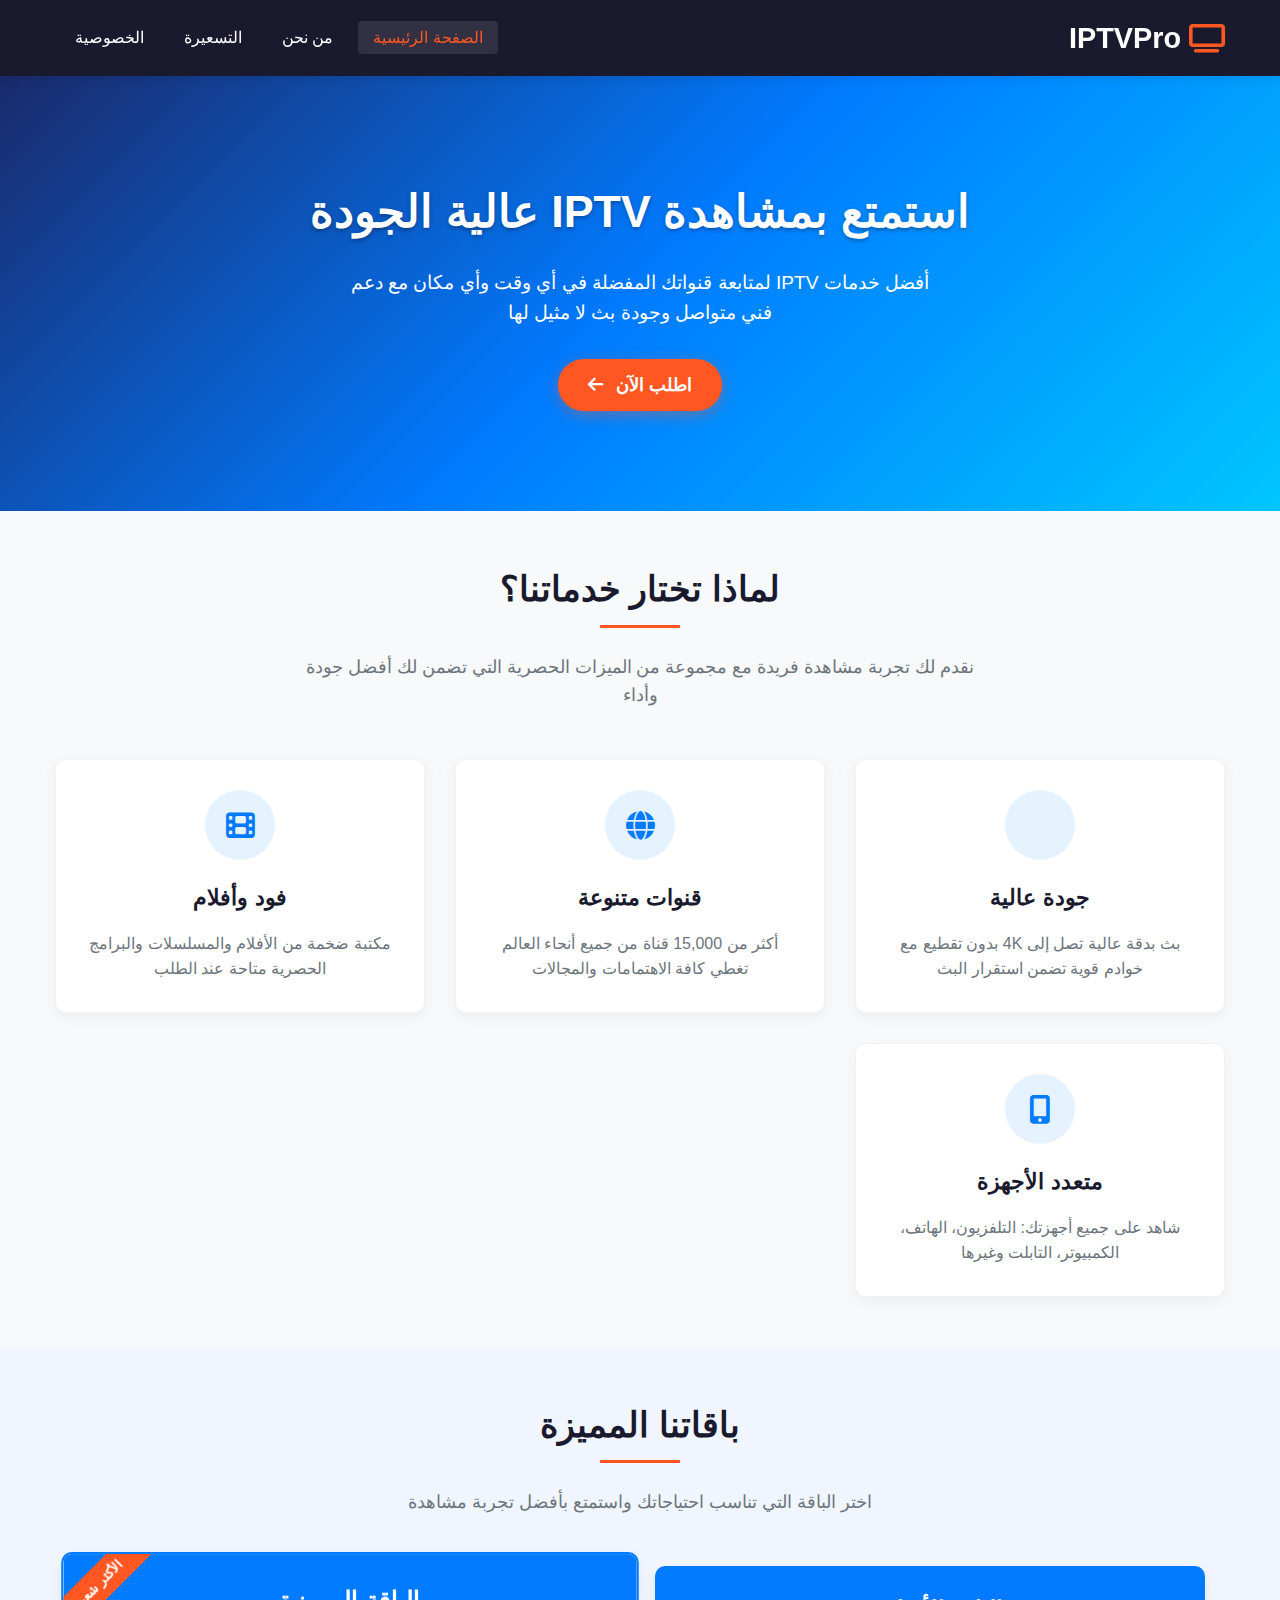
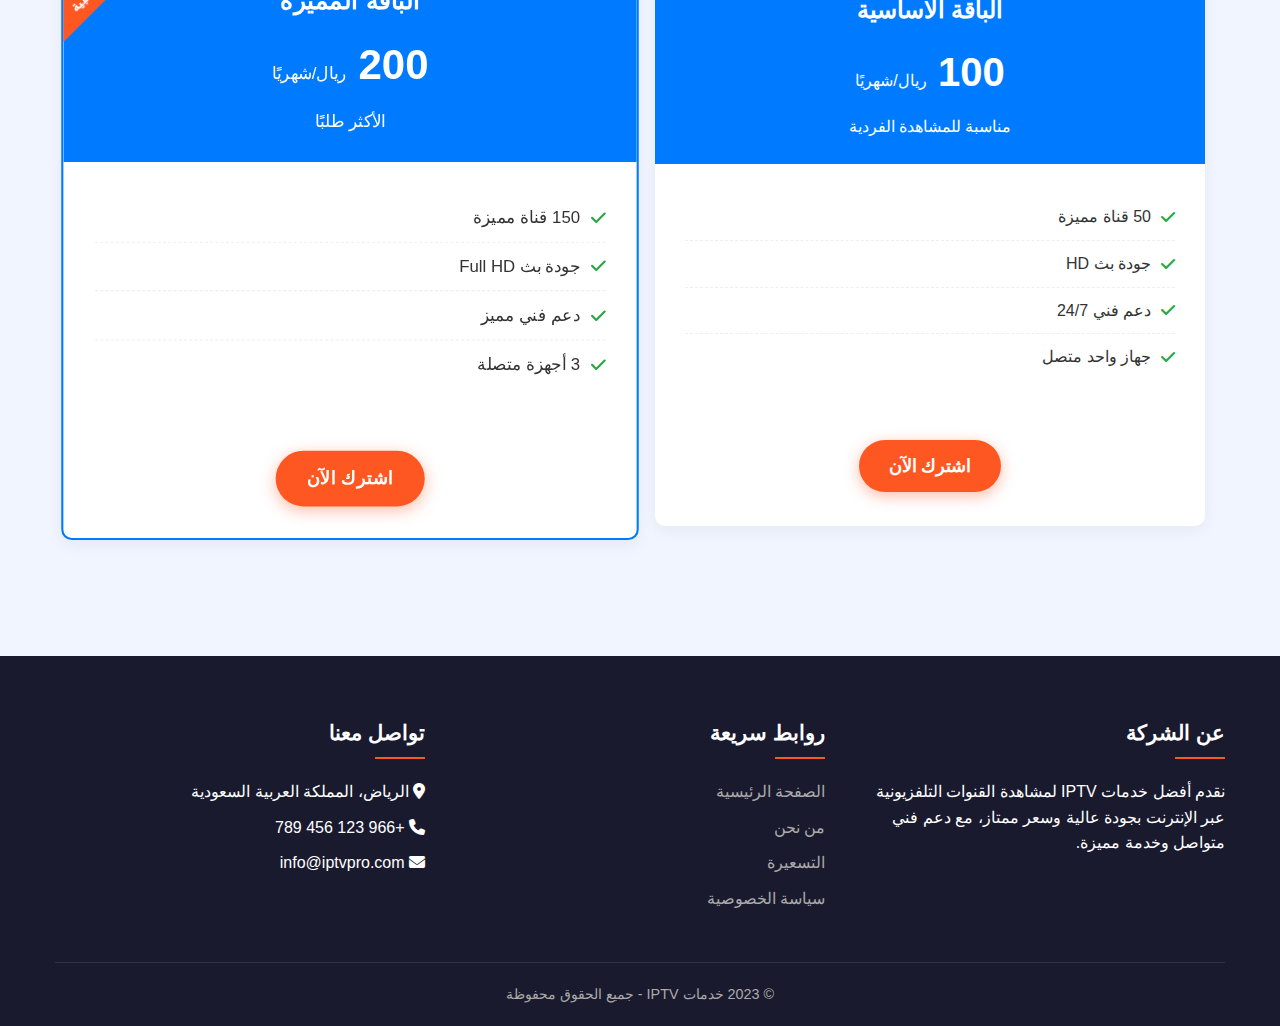
<file: index.html>
<!DOCTYPE html>
<html lang="ar" dir="rtl">
<head>
    <meta charset="UTF-8">
    <meta name="viewport" content="width=device-width, initial-scale=1.0">
    <meta name="description" content="أفضل خدمات IPTV لمشاهدة القنوات التلفزيونية عبر الإنترنت بجودة عالية وسعر ممتاز">
    <title>خدمات IPTV - الصفحة الرئيسية</title>
    <link rel="stylesheet" href="https://cdnjs.cloudflare.com/ajax/libs/font-awesome/6.4.0/css/all.min.css">
    <link rel="stylesheet" href="style.css">
</head>
<body>
    <!-- الشريط العلوي -->
    <header>
        <div class="container">
            <nav>
                <div class="logo">
                    <i class="fas fa-tv"></i>
                    IPTVPro
                </div>
                <ul class="nav-links">
                    <li><a href="index.html" class="active">الصفحة الرئيسية</a></li>
                    <li><a href="about.html">من نحن</a></li>
                    <li><a href="pricing.html">التسعيرة</a></li>
                    <li><a href="privacy.html">الخصوصية</a></li>
                </ul>
                <div class="mobile-menu">
                    <i class="fas fa-bars"></i>
                </div>
            </nav>
        </div>
    </header>

    <!-- القسم الرئيسي (البطل) -->
    <section class="hero">
        <div class="container">
            <div class="hero-content">
                <h1>استمتع بمشاهدة IPTV عالية الجودة</h1>
                <p>أفضل خدمات IPTV لمتابعة قنواتك المفضلة في أي وقت وأي مكان مع دعم فني متواصل وجودة بث لا مثيل لها</p>
                <a href="pricing.html" class="cta-btn">اطلب الآن <i class="fas fa-arrow-left"></i></a>
            </div>
        </div>
    </section>

    <!-- قسم الميزات -->
    <section class="features">
        <div class="container">
            <div class="section-title">
                <h2>لماذا تختار خدماتنا؟</h2>
                <p>نقدم لك تجربة مشاهدة فريدة مع مجموعة من الميزات الحصرية التي تضمن لك أفضل جودة وأداء</p>
            </div>
            
            <div class="features-grid">
                <div class="feature-card">
                    <div class="feature-icon">
                        <i class="fas fa-hd"></i>
                    </div>
                    <h3>جودة عالية</h3>
                    <p>بث بدقة عالية تصل إلى 4K بدون تقطيع مع خوادم قوية تضمن استقرار البث</p>
                </div>
                
                <div class="feature-card">
                    <div class="feature-icon">
                        <i class="fas fa-globe"></i>
                    </div>
                    <h3>قنوات متنوعة</h3>
                    <p>أكثر من 15,000 قناة من جميع أنحاء العالم تغطي كافة الاهتمامات والمجالات</p>
                </div>
                
                <div class="feature-card">
                    <div class="feature-icon">
                        <i class="fas fa-film"></i>
                    </div>
                    <h3>فود وأفلام</h3>
                    <p>مكتبة ضخمة من الأفلام والمسلسلات والبرامج الحصرية متاحة عند الطلب</p>
                </div>
                
                <div class="feature-card">
                    <div class="feature-icon">
                        <i class="fas fa-mobile-alt"></i>
                    </div>
                    <h3>متعدد الأجهزة</h3>
                    <p>شاهد على جميع أجهزتك: التلفزيون، الهاتف، الكمبيوتر، التابلت وغيرها</p>
                </div>
            </div>
        </div>
    </section>

    <!-- قسم التسعيرة -->
    <section class="pricing">
        <div class="container">
            <div class="section-title">
                <h2>باقاتنا المميزة</h2>
                <p>اختر الباقة التي تناسب احتياجاتك واستمتع بأفضل تجربة مشاهدة</p>
            </div>
            
            <div class="pricing-grid">
                <div class="pricing-plan">
                    <div class="plan-header">
                        <h3>الباقة الأساسية</h3>
                        <div class="plan-price">100 <span>ريال/شهريًا</span></div>
                        <p>مناسبة للمشاهدة الفردية</p>
                    </div>
                    <div class="plan-body">
                        <ul class="plan-features">
                            <li><i class="fas fa-check"></i> 50 قناة مميزة</li>
                            <li><i class="fas fa-check"></i> جودة بث HD</li>
                            <li><i class="fas fa-check"></i> دعم فني 24/7</li>
                            <li><i class="fas fa-check"></i> جهاز واحد متصل</li>
                        </ul>
                    </div>
                    <div class="plan-footer">
                        <a href="pricing.html" class="cta-btn">اشترك الآن</a>
                    </div>
                </div>
                
                <div class="pricing-plan highlight">
                    <div class="plan-header">
                        <h3>الباقة المميزة</h3>
                        <div class="plan-price">200 <span>ريال/شهريًا</span></div>
                        <p>الأكثر طلبًا</p>
                    </div>
                    <div class="plan-body">
                        <ul class="plan-features">
                            <li><i class="fas fa-check"></i> 150 قناة مميزة</li>
                            <li><i class="fas fa-check"></i> جودة بث Full HD</li>
                            <li><i class="fas fa-check"></i> دعم فني مميز</li>
                            <li><i class="fas fa-check"></i> 3 أجهزة متصلة</li>
                        </ul>
                    </div>
                    <div class="plan-footer">
                        <a href="pricing.html" class="cta-btn">اشترك الآن</a>
                    </div>
                </div>
            </div>
        </div>
    </section>

    <!-- التذييل -->
    <footer>
        <div class="container">
            <div class="footer-content">
                <div class="footer-column">
                    <h3>عن الشركة</h3>
                    <p>نقدم أفضل خدمات IPTV لمشاهدة القنوات التلفزيونية عبر الإنترنت بجودة عالية وسعر ممتاز، مع دعم فني متواصل وخدمة مميزة.</p>
                </div>
                
                <div class="footer-column">
                    <h3>روابط سريعة</h3>
                    <ul class="footer-links">
                        <li><a href="index.html">الصفحة الرئيسية</a></li>
                        <li><a href="about.html">من نحن</a></li>
                        <li><a href="pricing.html">التسعيرة</a></li>
                        <li><a href="privacy.html">سياسة الخصوصية</a></li>
                    </ul>
                </div>
                
                <div class="footer-column">
                    <h3>تواصل معنا</h3>
                    <ul class="footer-links">
                        <li><i class="fas fa-map-marker-alt"></i> الرياض، المملكة العربية السعودية</li>
                        <li><i class="fas fa-phone"></i> +966 123 456 789</li>
                        <li><i class="fas fa-envelope"></i> info@iptvpro.com</li>
                    </ul>
                </div>
            </div>
            
            <div class="footer-bottom">
                <p>&copy; 2023 خدمات IPTV - جميع الحقوق محفوظة</p>
            </div>
        </div>
    </footer>

    <script src="script.js"></script>
</body>
</html>
</file>
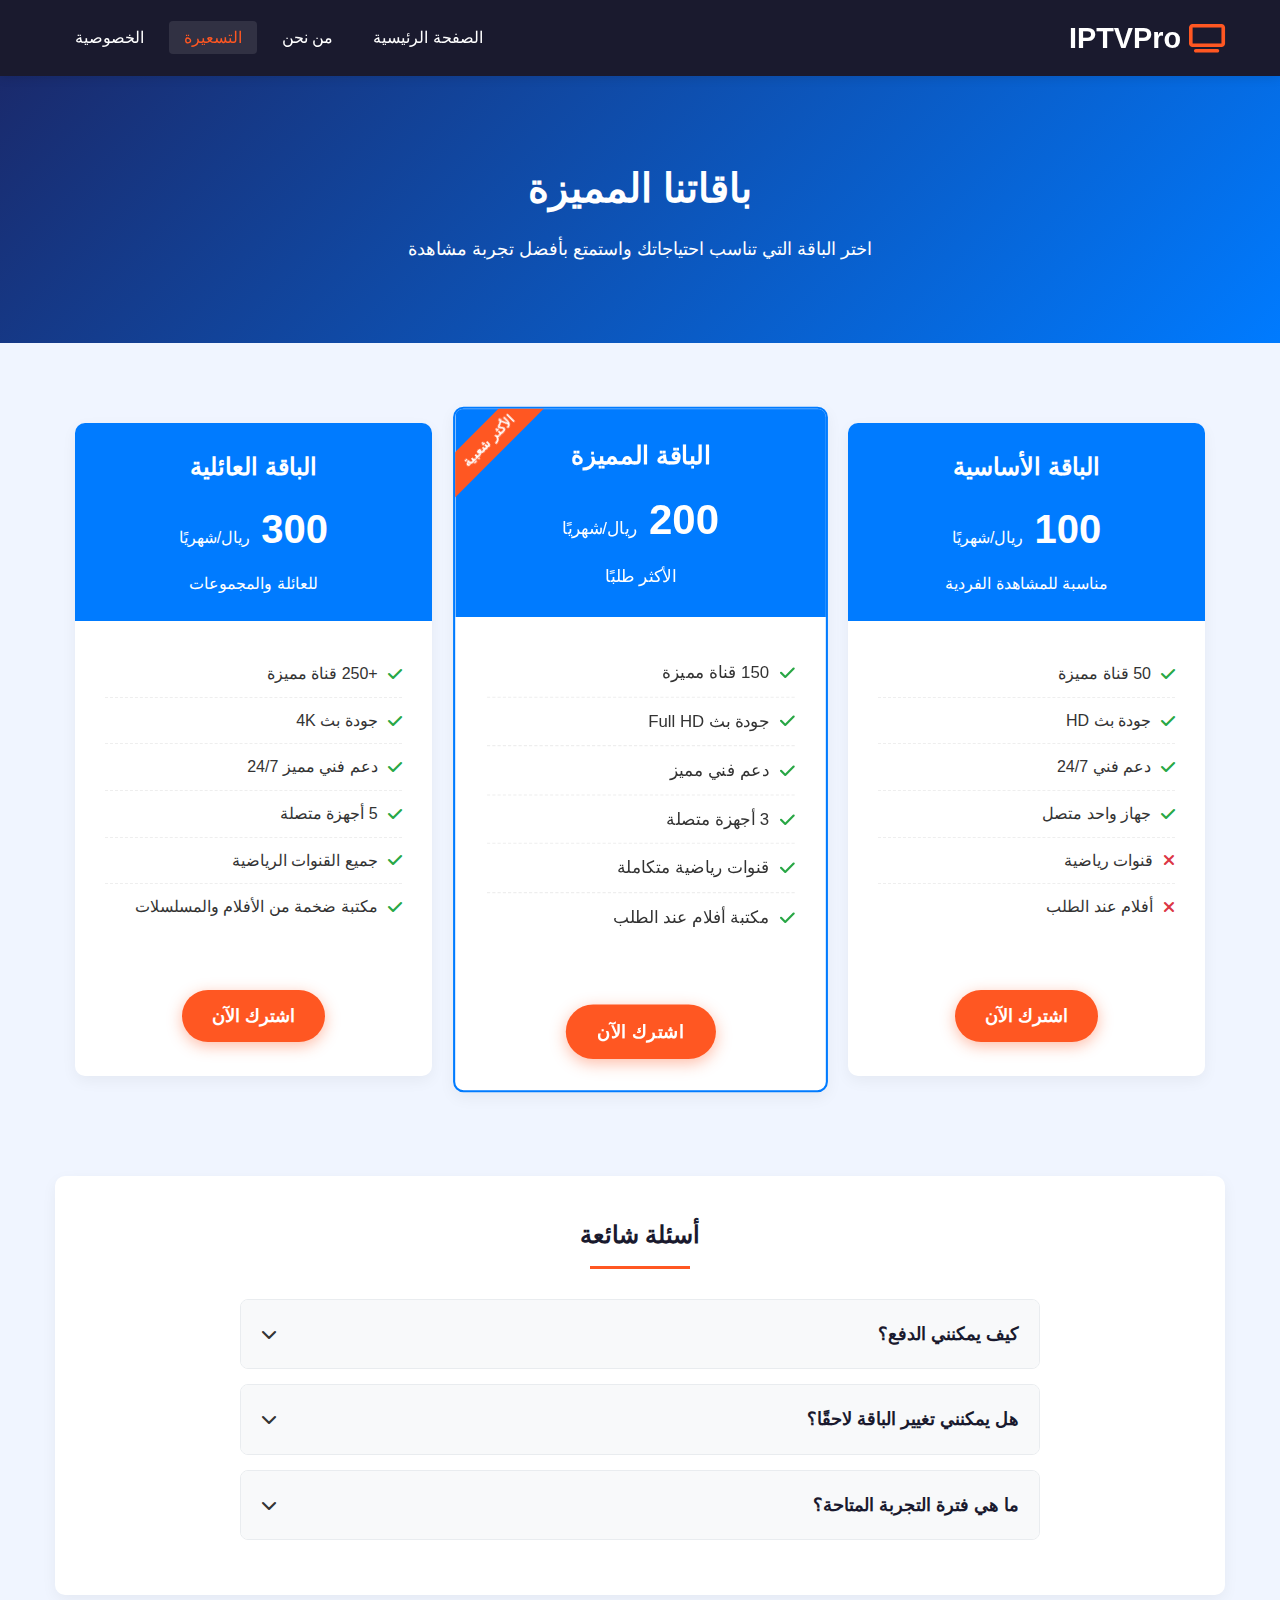
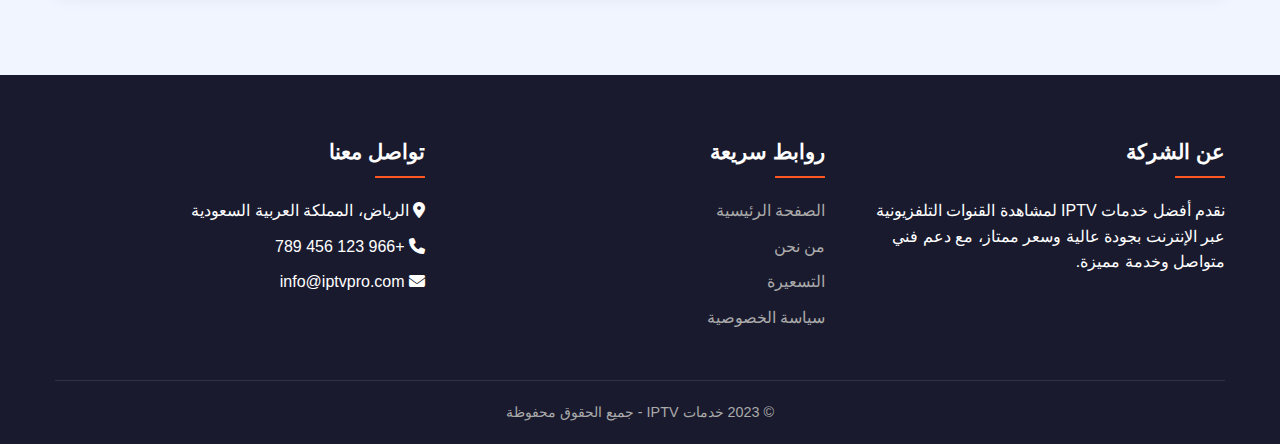
<file: pricing.html>
<!DOCTYPE html>
<html lang="ar" dir="rtl">
<head>
    <meta charset="UTF-8">
    <meta name="viewport" content="width=device-width, initial-scale=1.0">
    <meta name="description" content="استعرض باقات IPTV المميزة واختر ما يناسبك من خدماتنا">
    <title>التسعيرة - IPTVPro</title>
    <link rel="stylesheet" href="https://cdnjs.cloudflare.com/ajax/libs/font-awesome/6.4.0/css/all.min.css">
    <link rel="stylesheet" href="style.css">
</head>
<body>
    <!-- الشريط العلوي -->
    <header>
        <div class="container">
            <nav>
                <div class="logo">
                    <i class="fas fa-tv"></i>
                    IPTVPro
                </div>
                <ul class="nav-links">
                    <li><a href="index.html">الصفحة الرئيسية</a></li>
                    <li><a href="about.html">من نحن</a></li>
                    <li><a href="pricing.html" class="active">التسعيرة</a></li>
                    <li><a href="privacy.html">الخصوصية</a></li>
                </ul>
                <div class="mobile-menu">
                    <i class="fas fa-bars"></i>
                </div>
            </nav>
        </div>
    </header>

    <!-- قسم البطل للصفحة -->
    <section class="page-hero">
        <div class="container">
            <h1>باقاتنا المميزة</h1>
            <p>اختر الباقة التي تناسب احتياجاتك واستمتع بأفضل تجربة مشاهدة</p>
        </div>
    </section>

    <!-- قسم الباقات -->
    <section class="pricing-page">
        <div class="container">
            <div class="pricing-grid">
                <div class="pricing-plan">
                    <div class="plan-header">
                        <h3>الباقة الأساسية</h3>
                        <div class="plan-price">100 <span>ريال/شهريًا</span></div>
                        <p>مناسبة للمشاهدة الفردية</p>
                    </div>
                    <div class="plan-body">
                        <ul class="plan-features">
                            <li><i class="fas fa-check"></i> 50 قناة مميزة</li>
                            <li><i class="fas fa-check"></i> جودة بث HD</li>
                            <li><i class="fas fa-check"></i> دعم فني 24/7</li>
                            <li><i class="fas fa-check"></i> جهاز واحد متصل</li>
                            <li><i class="fas fa-times"></i> قنوات رياضية</li>
                            <li><i class="fas fa-times"></i> أفلام عند الطلب</li>
                        </ul>
                    </div>
                    <div class="plan-footer">
                        <a href="#" class="cta-btn">اشترك الآن</a>
                    </div>
                </div>
                
                <div class="pricing-plan highlight">
                    <div class="plan-header">
                        <h3>الباقة المميزة</h3>
                        <div class="plan-price">200 <span>ريال/شهريًا</span></div>
                        <p>الأكثر طلبًا</p>
                    </div>
                    <div class="plan-body">
                        <ul class="plan-features">
                            <li><i class="fas fa-check"></i> 150 قناة مميزة</li>
                            <li><i class="fas fa-check"></i> جودة بث Full HD</li>
                            <li><i class="fas fa-check"></i> دعم فني مميز</li>
                            <li><i class="fas fa-check"></i> 3 أجهزة متصلة</li>
                            <li><i class="fas fa-check"></i> قنوات رياضية متكاملة</li>
                            <li><i class="fas fa-check"></i> مكتبة أفلام عند الطلب</li>
                        </ul>
                    </div>
                    <div class="plan-footer">
                        <a href="#" class="cta-btn">اشترك الآن</a>
                    </div>
                </div>
                
                <div class="pricing-plan">
                    <div class="plan-header">
                        <h3>الباقة العائلية</h3>
                        <div class="plan-price">300 <span>ريال/شهريًا</span></div>
                        <p>للعائلة والمجموعات</p>
                    </div>
                    <div class="plan-body">
                        <ul class="plan-features">
                            <li><i class="fas fa-check"></i> +250 قناة مميزة</li>
                            <li><i class="fas fa-check"></i> جودة بث 4K</li>
                            <li><i class="fas fa-check"></i> دعم فني مميز 24/7</li>
                            <li><i class="fas fa-check"></i> 5 أجهزة متصلة</li>
                            <li><i class="fas fa-check"></i> جميع القنوات الرياضية</li>
                            <li><i class="fas fa-check"></i> مكتبة ضخمة من الأفلام والمسلسلات</li>
                        </ul>
                    </div>
                    <div class="plan-footer">
                        <a href="#" class="cta-btn">اشترك الآن</a>
                    </div>
                </div>
            </div>
            
            <div class="pricing-faq">
                <h2>أسئلة شائعة</h2>
                <div class="faq-container">
                    <div class="faq-item">
                        <div class="faq-question">
                            <h3>كيف يمكنني الدفع؟</h3>
                            <i class="fas fa-chevron-down"></i>
                        </div>
                        <div class="faq-answer">
                            <p>نقبل الدفع عبر البطاقات الائتمانية (فيزا/ماستركارد) والدفع عند الاستلام في بعض المناطق. كما نوفر خيارات الدفع الإلكتروني مثل PayPal وSTC Pay.</p>
                        </div>
                    </div>
                    
                    <div class="faq-item">
                        <div class="faq-question">
                            <h3>هل يمكنني تغيير الباقة لاحقًا؟</h3>
                            <i class="fas fa-chevron-down"></i>
                        </div>
                        <div class="faq-answer">
                            <p>نعم، يمكنك الترقية إلى باقة أعلى في أي وقت خلال فترة الاشتراك. كما يمكنك تغيير الباقة عند تجديد الاشتراك.</p>
                        </div>
                    </div>
                    
                    <div class="faq-item">
                        <div class="faq-question">
                            <h3>ما هي فترة التجربة المتاحة؟</h3>
                            <i class="fas fa-chevron-down"></i>
                        </div>
                        <div class="faq-answer">
                            <p>نوفر تجربة مجانية لمدة 3 أيام لجميع الباقات الجديدة، تمكنك من تجربة الخدمة والتأكد من جودتها قبل الاشتراك.</p>
                        </div>
                    </div>
                </div>
            </div>
        </div>
    </section>

    <!-- التذييل -->
    <footer>
        <div class="container">
            <div class="footer-content">
                <div class="footer-column">
                    <h3>عن الشركة</h3>
                    <p>نقدم أفضل خدمات IPTV لمشاهدة القنوات التلفزيونية عبر الإنترنت بجودة عالية وسعر ممتاز، مع دعم فني متواصل وخدمة مميزة.</p>
                </div>
                
                <div class="footer-column">
                    <h3>روابط سريعة</h3>
                    <ul class="footer-links">
                        <li><a href="index.html">الصفحة الرئيسية</a></li>
                        <li><a href="about.html">من نحن</a></li>
                        <li><a href="pricing.html">التسعيرة</a></li>
                        <li><a href="privacy.html">سياسة الخصوصية</a></li>
                    </ul>
                </div>
                
                <div class="footer-column">
                    <h3>تواصل معنا</h3>
                    <ul class="footer-links">
                        <li><i class="fas fa-map-marker-alt"></i> الرياض، المملكة العربية السعودية</li>
                        <li><i class="fas fa-phone"></i> +966 123 456 789</li>
                        <li><i class="fas fa-envelope"></i> info@iptvpro.com</li>
                    </ul>
                </div>
            </div>
            
            <div class="footer-bottom">
                <p>&copy; 2023 خدمات IPTV - جميع الحقوق محفوظة</p>
            </div>
        </div>
    </footer>

    <script src="script.js"></script>
</body>
</html>
</file>
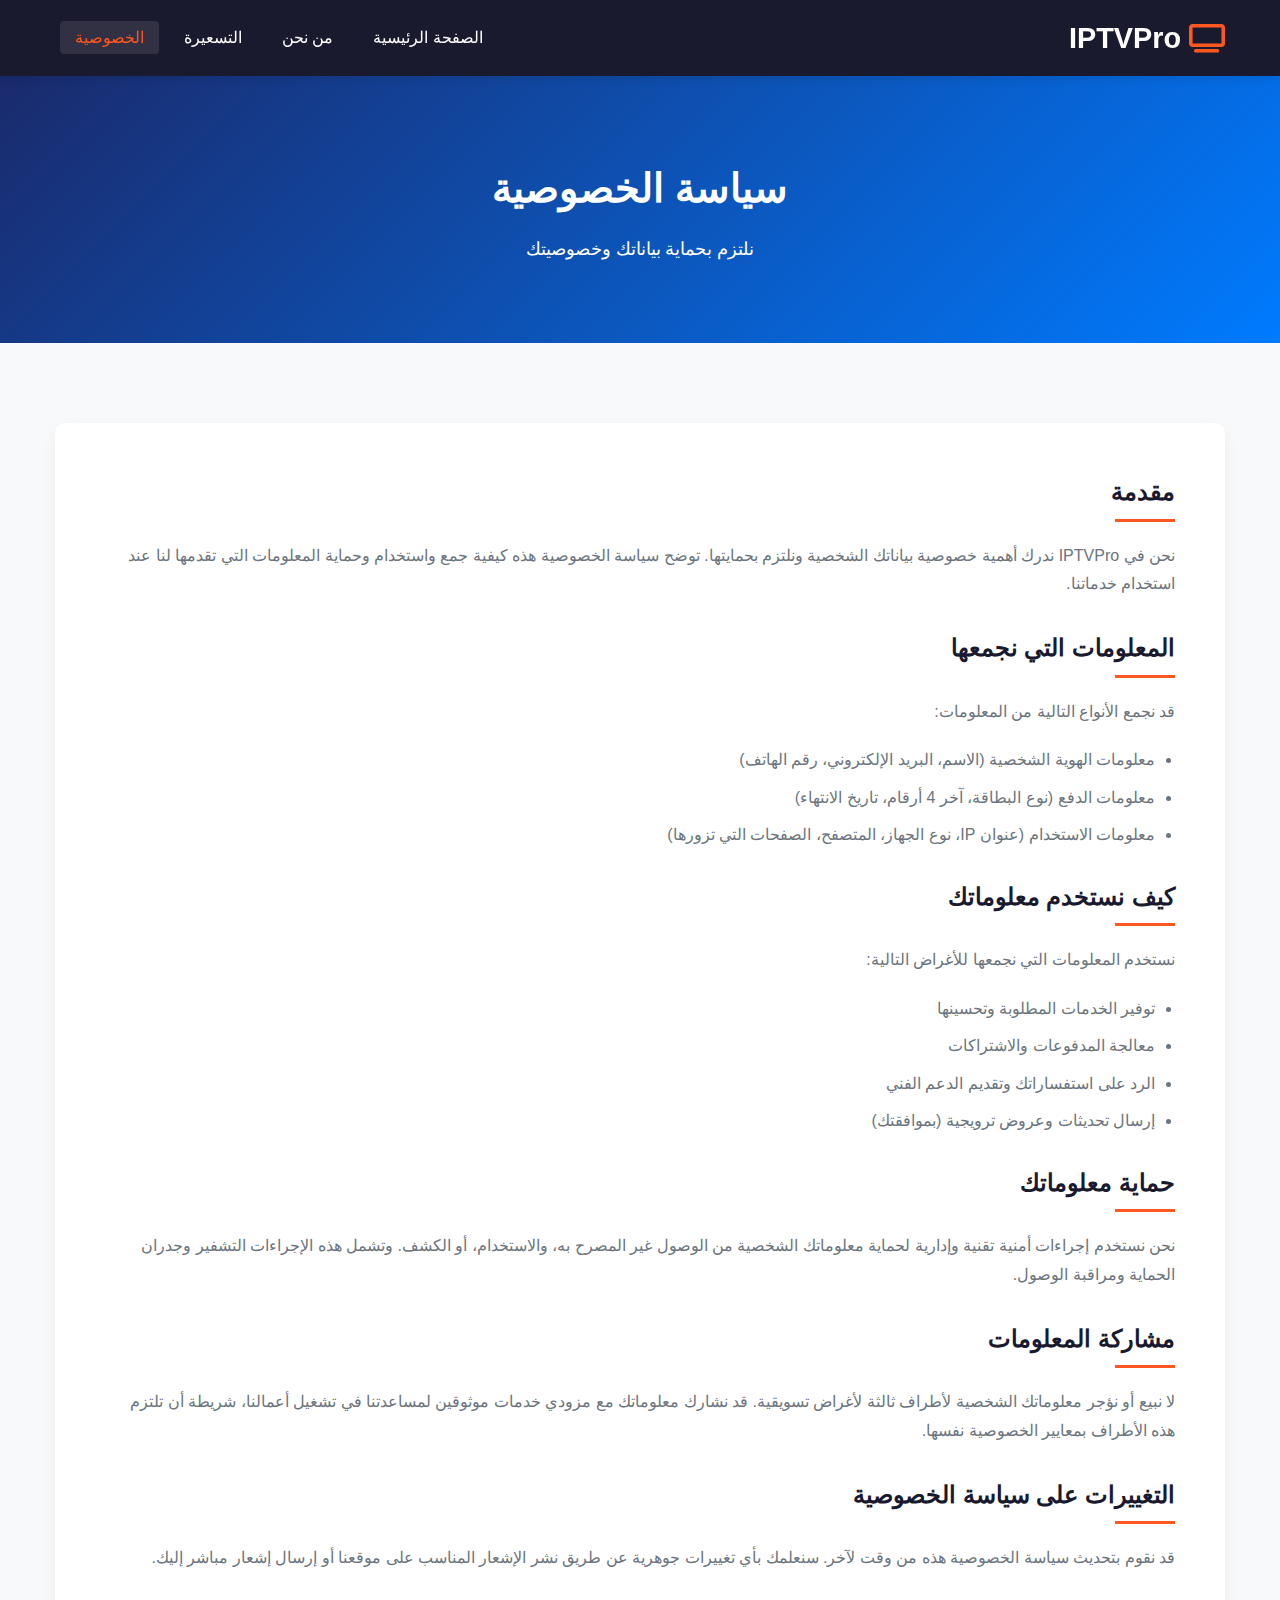
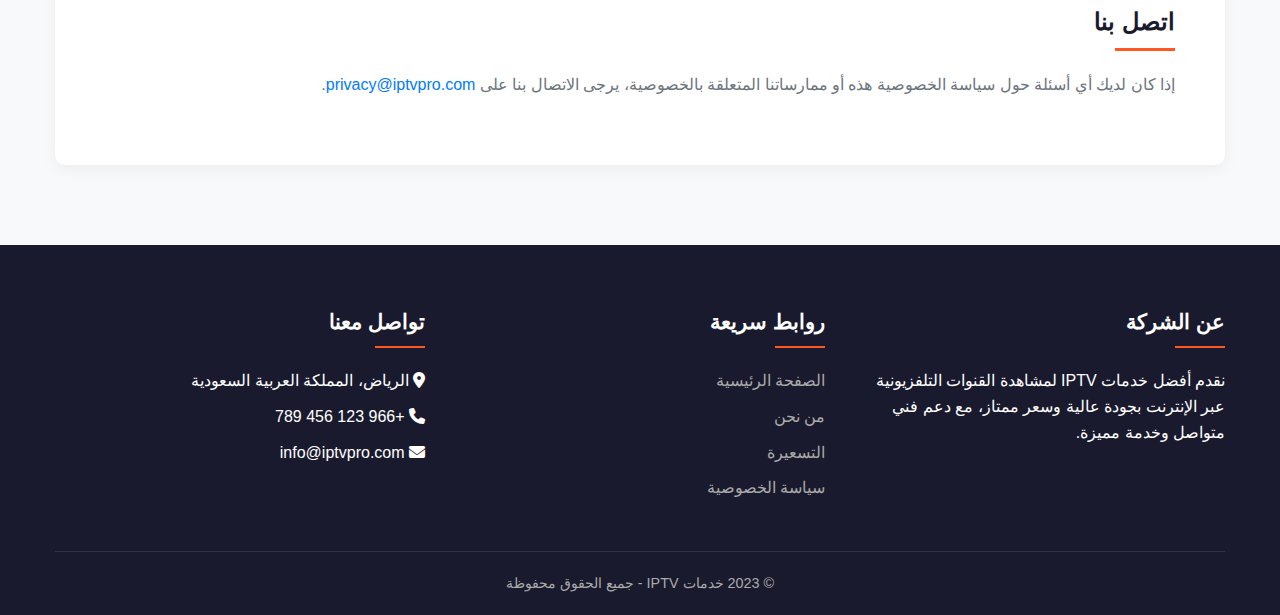
<file: privacy.html>
<!DOCTYPE html>
<html lang="ar" dir="rtl">
<head>
    <meta charset="UTF-8">
    <meta name="viewport" content="width=device-width, initial-scale=1.0">
    <meta name="description" content="سياسة الخصوصية لخدمات IPTVPro">
    <title>سياسة الخصوصية - IPTVPro</title>
    <link rel="stylesheet" href="https://cdnjs.cloudflare.com/ajax/libs/font-awesome/6.4.0/css/all.min.css">
    <link rel="stylesheet" href="style.css">
</head>
<body>
    <!-- الشريط العلوي -->
    <header>
        <div class="container">
            <nav>
                <div class="logo">
                    <i class="fas fa-tv"></i>
                    IPTVPro
                </div>
                <ul class="nav-links">
                    <li><a href="index.html">الصفحة الرئيسية</a></li>
                    <li><a href="about.html">من نحن</a></li>
                    <li><a href="pricing.html">التسعيرة</a></li>
                    <li><a href="privacy.html" class="active">الخصوصية</a></li>
                </ul>
                <div class="mobile-menu">
                    <i class="fas fa-bars"></i>
                </div>
            </nav>
        </div>
    </header>

    <!-- قسم البطل للصفحة -->
    <section class="page-hero">
        <div class="container">
            <h1>سياسة الخصوصية</h1>
            <p>نلتزم بحماية بياناتك وخصوصيتك</p>
        </div>
    </section>

    <!-- محتوى سياسة الخصوصية -->
    <section class="privacy-content">
        <div class="container">
            <div class="privacy-text">
                <h2>مقدمة</h2>
                <p>نحن في IPTVPro ندرك أهمية خصوصية بياناتك الشخصية ونلتزم بحمايتها. توضح سياسة الخصوصية هذه كيفية جمع واستخدام وحماية المعلومات التي تقدمها لنا عند استخدام خدماتنا.</p>
                
                <h2>المعلومات التي نجمعها</h2>
                <p>قد نجمع الأنواع التالية من المعلومات:</p>
                <ul>
                    <li>معلومات الهوية الشخصية (الاسم، البريد الإلكتروني، رقم الهاتف)</li>
                    <li>معلومات الدفع (نوع البطاقة، آخر 4 أرقام، تاريخ الانتهاء)</li>
                    <li>معلومات الاستخدام (عنوان IP، نوع الجهاز، المتصفح، الصفحات التي تزورها)</li>
                </ul>
                
                <h2>كيف نستخدم معلوماتك</h2>
                <p>نستخدم المعلومات التي نجمعها للأغراض التالية:</p>
                <ul>
                    <li>توفير الخدمات المطلوبة وتحسينها</li>
                    <li>معالجة المدفوعات والاشتراكات</li>
                    <li>الرد على استفساراتك وتقديم الدعم الفني</li>
                    <li>إرسال تحديثات وعروض ترويجية (بموافقتك)</li>
                </ul>
                
                <h2>حماية معلوماتك</h2>
                <p>نحن نستخدم إجراءات أمنية تقنية وإدارية لحماية معلوماتك الشخصية من الوصول غير المصرح به، والاستخدام، أو الكشف. وتشمل هذه الإجراءات التشفير وجدران الحماية ومراقبة الوصول.</p>
                
                <h2>مشاركة المعلومات</h2>
                <p>لا نبيع أو نؤجر معلوماتك الشخصية لأطراف ثالثة لأغراض تسويقية. قد نشارك معلوماتك مع مزودي خدمات موثوقين لمساعدتنا في تشغيل أعمالنا، شريطة أن تلتزم هذه الأطراف بمعايير الخصوصية نفسها.</p>
                
                <h2>التغييرات على سياسة الخصوصية</h2>
                <p>قد نقوم بتحديث سياسة الخصوصية هذه من وقت لآخر. سنعلمك بأي تغييرات جوهرية عن طريق نشر الإشعار المناسب على موقعنا أو إرسال إشعار مباشر إليك.</p>
                
                <h2>اتصل بنا</h2>
                <p>إذا كان لديك أي أسئلة حول سياسة الخصوصية هذه أو ممارساتنا المتعلقة بالخصوصية، يرجى الاتصال بنا على <a href="mailto:privacy@iptvpro.com">privacy@iptvpro.com</a>.</p>
            </div>
        </div>
    </section>

    <!-- التذييل -->
    <footer>
        <div class="container">
            <div class="footer-content">
                <div class="footer-column">
                    <h3>عن الشركة</h3>
                    <p>نقدم أفضل خدمات IPTV لمشاهدة القنوات التلفزيونية عبر الإنترنت بجودة عالية وسعر ممتاز، مع دعم فني متواصل وخدمة مميزة.</p>
                </div>
                
                <div class="footer-column">
                    <h3>روابط سريعة</h3>
                    <ul class="footer-links">
                        <li><a href="index.html">الصفحة الرئيسية</a></li>
                        <li><a href="about.html">من نحن</a></li>
                        <li><a href="pricing.html">التسعيرة</a></li>
                        <li><a href="privacy.html">سياسة الخصوصية</a></li>
                    </ul>
                </div>
                
                <div class="footer-column">
                    <h3>تواصل معنا</h3>
                    <ul class="footer-links">
                        <li><i class="fas fa-map-marker-alt"></i> الرياض، المملكة العربية السعودية</li>
                        <li><i class="fas fa-phone"></i> +966 123 456 789</li>
                        <li><i class="fas fa-envelope"></i> info@iptvpro.com</li>
                    </ul>
                </div>
            </div>
            
            <div class="footer-bottom">
                <p>&copy; 2023 خدمات IPTV - جميع الحقوق محفوظة</p>
            </div>
        </div>
    </footer>

    <script src="script.js"></script>
</body>
</html>
</file>
<file: style.css>
/* متغيرات الألوان */
:root {
    --primary: #007BFF;
    --secondary: #FF5722;
    --dark: #1a1a2e;
    --light: #f8f9fa;
    --gray: #6c757d;
    --success: #28a745;
    --warning: #ffc107;
    --danger: #dc3545;
    --info: #17a2b8;
    --light-gray: #e9ecef;
}

/* إعادة تعيين عام */
* {
    margin: 0;
    padding: 0;
    box-sizing: border-box;
    font-family: 'Segoe UI', Tahoma, Geneva, Verdana, sans-serif;
}

body {
    background-color: #f8f9fa;
    color: #333;
    line-height: 1.6;
    direction: rtl;
}

.container {
    width: 100%;
    max-width: 1200px;
    margin: 0 auto;
    padding: 0 15px;
}

/* التصميم المتجاوب */
@media (max-width: 768px) {
    .container {
        padding: 0 10px;
    }
}

/* الشريط العلوي */
header {
    background-color: var(--dark);
    color: white;
    padding: 15px 0;
    position: sticky;
    top: 0;
    z-index: 1000;
    box-shadow: 0 2px 10px rgba(0,0,0,0.1);
}

nav {
    display: flex;
    justify-content: space-between;
    align-items: center;
}

.logo {
    font-size: 1.8rem;
    font-weight: bold;
    display: flex;
    align-items: center;
}

.logo i {
    color: var(--secondary);
    margin-left: 8px;
}

.nav-links {
    display: flex;
    list-style: none;
}

.nav-links li {
    margin: 0 5px;
}

.nav-links a {
    color: white;
    text-decoration: none;
    font-weight: 500;
    padding: 8px 15px;
    border-radius: 4px;
    transition: all 0.3s ease;
}

.nav-links a:hover, 
.nav-links a.active {
    background-color: rgba(255,255,255,0.1);
    color: var(--secondary);
}

.mobile-menu {
    display: none;
    font-size: 1.5rem;
    cursor: pointer;
    color: white;
}

/* القسم البطل */
.hero {
    background: linear-gradient(135deg, #1a2a6c, #007BFF, #00c6ff);
    color: white;
    padding: 100px 0;
    text-align: center;
    position: relative;
    overflow: hidden;
}

.hero::before {
    content: "";
    position: absolute;
    top: 0;
    left: 0;
    width: 100%;
    height: 100%;
    background: url('https://images.unsplash.com/photo-1574375927938-d5a98e8ffe85?ixlib=rb-4.0.3&ixid=M3wxMjA3fDB8MHxwaG90by1wYWdlfHx8fGVufDB8fHx8fA%3D%3D&auto=format&fit=crop&w=1469&q=80') no-repeat center center/cover;
    opacity: 0.2;
}

.hero-content {
    position: relative;
    z-index: 2;
    max-width: 800px;
    margin: 0 auto;
}

.hero h1 {
    font-size: 2.8rem;
    margin-bottom: 20px;
    text-shadow: 0 2px 4px rgba(0,0,0,0.3);
}

.hero p {
    font-size: 1.2rem;
    margin-bottom: 30px;
    max-width: 600px;
    margin-left: auto;
    margin-right: auto;
}

.page-hero {
    background: linear-gradient(135deg, #1a2a6c, #007BFF);
    color: white;
    padding: 80px 0;
    text-align: center;
}

.page-hero h1 {
    font-size: 2.5rem;
    margin-bottom: 15px;
}

.page-hero p {
    font-size: 1.1rem;
    max-width: 600px;
    margin: 0 auto;
}

.cta-btn {
    display: inline-block;
    background-color: var(--secondary);
    color: white;
    padding: 12px 30px;
    text-decoration: none;
    font-size: 1.1rem;
    border-radius: 50px;
    font-weight: 600;
    transition: all 0.3s ease;
    box-shadow: 0 4px 15px rgba(255, 87, 34, 0.4);
}

.cta-btn:hover {
    background-color: #e64a19;
    transform: translateY(-3px);
    box-shadow: 0 6px 20px rgba(255, 87, 34, 0.6);
}

.cta-btn i {
    margin-right: 8px;
}

/* قسم الميزات */
.section-title {
    text-align: center;
    margin-bottom: 50px;
    padding-top: 50px;
}

.section-title h2 {
    font-size: 2.2rem;
    margin-bottom: 15px;
    position: relative;
    display: inline-block;
    color: var(--dark);
}

.section-title h2::after {
    content: "";
    position: absolute;
    bottom: -10px;
    left: 50%;
    transform: translateX(-50%);
    width: 80px;
    height: 3px;
    background-color: var(--secondary);
}

.section-title p {
    color: var(--gray);
    max-width: 700px;
    margin: 20px auto 0;
    font-size: 1.1rem;
}

.features-grid {
    display: grid;
    grid-template-columns: repeat(auto-fit, minmax(300px, 1fr));
    gap: 30px;
    margin-top: 40px;
    padding-bottom: 50px;
}

.feature-card {
    background: white;
    border-radius: 10px;
    padding: 30px;
    text-align: center;
    box-shadow: 0 5px 15px rgba(0,0,0,0.05);
    transition: transform 0.3s ease, box-shadow 0.3s ease;
    border: 1px solid rgba(0,0,0,0.05);
}

.feature-card:hover {
    transform: translateY(-10px);
    box-shadow: 0 15px 30px rgba(0,0,0,0.1);
}

.feature-icon {
    width: 70px;
    height: 70px;
    background-color: rgba(0,123,255,0.1);
    border-radius: 50%;
    display: flex;
    align-items: center;
    justify-content: center;
    margin: 0 auto 20px;
    font-size: 1.8rem;
    color: var(--primary);
}

.feature-card h3 {
    font-size: 1.4rem;
    margin-bottom: 15px;
    color: var(--dark);
}

.feature-card p {
    color: var(--gray);
}

/* قسم التسعيرة */
.pricing {
    padding: 0 0 80px;
    background-color: #f0f5ff;
}

.pricing-grid {
    display: grid;
    grid-template-columns: repeat(auto-fit, minmax(300px, 1fr));
    gap: 30px;
    padding: 0 20px 50px;
}

.pricing-plan {
    background: white;
    border-radius: 10px;
    overflow: hidden;
    box-shadow: 0 5px 15px rgba(0,0,0,0.05);
    transition: all 0.3s ease;
    position: relative;
}

.pricing-plan:hover {
    transform: translateY(-10px);
    box-shadow: 0 15px 30px rgba(0,0,0,0.1);
}

.pricing-plan.highlight {
    transform: scale(1.05);
    border: 2px solid var(--primary);
    z-index: 2;
}

.pricing-plan.highlight::before {
    content: "الأكثر شعبية";
    position: absolute;
    top: 15px;
    left: -40px;
    background-color: var(--secondary);
    color: white;
    padding: 5px 40px;
    transform: rotate(-45deg);
    font-size: 0.8rem;
    font-weight: bold;
}

.plan-header {
    background-color: var(--primary);
    color: white;
    padding: 25px 20px;
    text-align: center;
}

.plan-header h3 {
    font-size: 1.5rem;
    margin-bottom: 5px;
}

.plan-price {
    font-size: 2.5rem;
    font-weight: bold;
    margin: 10px 0;
}

.plan-price span {
    font-size: 1rem;
    font-weight: normal;
}

.plan-body {
    padding: 30px;
}

.plan-features {
    list-style: none;
    margin-bottom: 30px;
}

.plan-features li {
    padding: 10px 0;
    border-bottom: 1px dashed #eee;
    display: flex;
    align-items: center;
}

.plan-features li:last-child {
    border-bottom: none;
}

.plan-features li i {
    color: var(--success);
    margin-left: 10px;
}

.plan-features li i.fa-times {
    color: var(--danger);
}

.plan-footer {
    padding: 0 30px 30px;
    text-align: center;
}

/* صفحة من نحن */
.about-content {
    padding: 80px 0;
}

.about-grid {
    display: grid;
    grid-template-columns: 1fr 1fr;
    gap: 50px;
    align-items: center;
}

.about-info h2 {
    font-size: 2rem;
    margin-bottom: 20px;
    color: var(--dark);
    position: relative;
    padding-bottom: 10px;
}

.about-info h2::after {
    content: "";
    position: absolute;
    bottom: 0;
    right: 0;
    width: 80px;
    height: 3px;
    background-color: var(--secondary);
}

.about-info p {
    margin-bottom: 15px;
    line-height: 1.8;
    color: var(--gray);
}

.about-image {
    border-radius: 10px;
    overflow: hidden;
    box-shadow: 0 10px 30px rgba(0,0,0,0.1);
}

.about-image img {
    width: 100%;
    height: auto;
    display: block;
    transition: transform 0.5s ease;
}

.about-image:hover img {
    transform: scale(1.05);
}

.values-grid {
    display: grid;
    grid-template-columns: repeat(auto-fit, minmax(300px, 1fr));
    gap: 30px;
    margin-top: 60px;
}

.value-card {
    background: white;
    border-radius: 10px;
    padding: 30px;
    text-align: center;
    box-shadow: 0 5px 15px rgba(0,0,0,0.05);
    transition: transform 0.3s ease;
}

.value-card:hover {
    transform: translateY(-10px);
}

.value-icon {
    width: 70px;
    height: 70px;
    background-color: rgba(0,123,255,0.1);
    border-radius: 50%;
    display: flex;
    align-items: center;
    justify-content: center;
    margin: 0 auto 20px;
    font-size: 1.8rem;
    color: var(--primary);
}

.value-card h3 {
    font-size: 1.4rem;
    margin-bottom: 15px;
    color: var(--dark);
}

.value-card p {
    color: var(--gray);
    line-height: 1.7;
}

/* صفحة التسعيرة */
.pricing-page {
    padding: 80px 0;
    background-color: #f0f5ff;
}

.pricing-faq {
    background: white;
    border-radius: 10px;
    padding: 40px;
    box-shadow: 0 5px 15px rgba(0,0,0,0.05);
    margin-top: 50px;
}

.pricing-faq h2 {
    text-align: center;
    margin-bottom: 30px;
    color: var(--dark);
    position: relative;
    padding-bottom: 15px;
}

.pricing-faq h2::after {
    content: "";
    position: absolute;
    bottom: 0;
    left: 50%;
    transform: translateX(-50%);
    width: 100px;
    height: 3px;
    background-color: var(--secondary);
}

.faq-container {
    max-width: 800px;
    margin: 0 auto;
}

.faq-item {
    border: 1px solid var(--light-gray);
    border-radius: 8px;
    margin-bottom: 15px;
    overflow: hidden;
}

.faq-question {
    display: flex;
    justify-content: space-between;
    align-items: center;
    padding: 20px;
    background-color: #f8f9fa;
    cursor: pointer;
    transition: background-color 0.3s ease;
}

.faq-question:hover {
    background-color: #e9ecef;
}

.faq-question h3 {
    font-size: 1.1rem;
    color: var(--dark);
    margin: 0;
}

.faq-question i {
    transition: transform 0.3s ease;
}

.faq-answer {
    padding: 0 20px;
    max-height: 0;
    overflow: hidden;
    transition: max-height 0.3s ease, padding 0.3s ease;
}

.faq-answer p {
    padding: 0 0 20px;
    color: var(--gray);
    line-height: 1.7;
}

.faq-item.active .faq-answer {
    max-height: 500px;
    padding: 20px;
}

.faq-item.active .faq-question i {
    transform: rotate(180deg);
}

/* صفحة الخصوصية */
.privacy-content {
    padding: 80px 0;
}

.privacy-text {
    background: white;
    border-radius: 10px;
    padding: 50px;
    box-shadow: 0 5px 15px rgba(0,0,0,0.05);
}

.privacy-text h2 {
    color: var(--dark);
    margin: 30px 0 20px;
    position: relative;
    padding-bottom: 10px;
}

.privacy-text h2:first-child {
    margin-top: 0;
}

.privacy-text h2::after {
    content: "";
    position: absolute;
    bottom: 0;
    right: 0;
    width: 60px;
    height: 3px;
    background-color: var(--secondary);
}

.privacy-text p {
    margin-bottom: 15px;
    line-height: 1.8;
    color: var(--gray);
}

.privacy-text ul {
    margin: 20px 0;
    padding-right: 20px;
}

.privacy-text ul li {
    margin-bottom: 10px;
    line-height: 1.7;
    color: var(--gray);
}

.privacy-text a {
    color: var(--primary);
    text-decoration: none;
    transition: color 0.3s ease;
}

.privacy-text a:hover {
    color: var(--secondary);
    text-decoration: underline;
}

/* التذييل */
footer {
    background-color: var(--dark);
    color: white;
    padding: 60px 0 20px;
}

.footer-content {
    display: grid;
    grid-template-columns: repeat(auto-fit, minmax(250px, 1fr));
    gap: 30px;
    margin-bottom: 40px;
}

.footer-column h3 {
    font-size: 1.3rem;
    margin-bottom: 20px;
    position: relative;
    padding-bottom: 10px;
}

.footer-column h3::after {
    content: "";
    position: absolute;
    bottom: 0;
    right: 0;
    width: 50px;
    height: 2px;
    background-color: var(--secondary);
}

.footer-links {
    list-style: none;
}

.footer-links li {
    margin-bottom: 10px;
}

.footer-links a {
    color: #aaa;
    text-decoration: none;
    transition: color 0.3s ease;
    display: flex;
    align-items: center;
}

.footer-links a i {
    margin-left: 8px;
}

.footer-links a:hover {
    color: var(--secondary);
    padding-right: 5px;
}

.footer-bottom {
    text-align: center;
    padding-top: 20px;
    border-top: 1px solid rgba(255,255,255,0.1);
    font-size: 0.9rem;
    color: #aaa;
}

/* التصميم المتجاوب */
@media (max-width: 992px) {
    .hero h1 {
        font-size: 2.3rem;
    }
    
    .pricing-plan.highlight {
        transform: scale(1);
    }
    
    .about-grid {
        grid-template-columns: 1fr;
    }
}

@media (max-width: 768px) {
    .nav-links {
        display: none;
        position: absolute;
        top: 70px;
        right: 0;
        background-color: var(--dark);
        width: 100%;
        flex-direction: column;
        padding: 20px 0;
        box-shadow: 0 10px 10px rgba(0,0,0,0.1);
    }
    
    .nav-links.active {
        display: flex;
    }
    
    .nav-links li {
        margin: 10px 0;
        text-align: center;
    }
    
    .mobile-menu {
        display: block;
    }
    
    .hero {
        padding: 60px 0;
    }
    
    .hero h1 {
        font-size: 2rem;
    }
    
    .hero p {
        font-size: 1rem;
    }
    
    .section-title h2 {
        font-size: 1.8rem;
    }
    
    .privacy-text {
        padding: 30px;
    }
}

@media (max-width: 480px) {
    .hero h1 {
        font-size: 1.7rem;
    }
    
    .plan-price {
        font-size: 2rem;
    }
    
    .footer-content {
        grid-template-columns: 1fr;
    }
}
</file>
